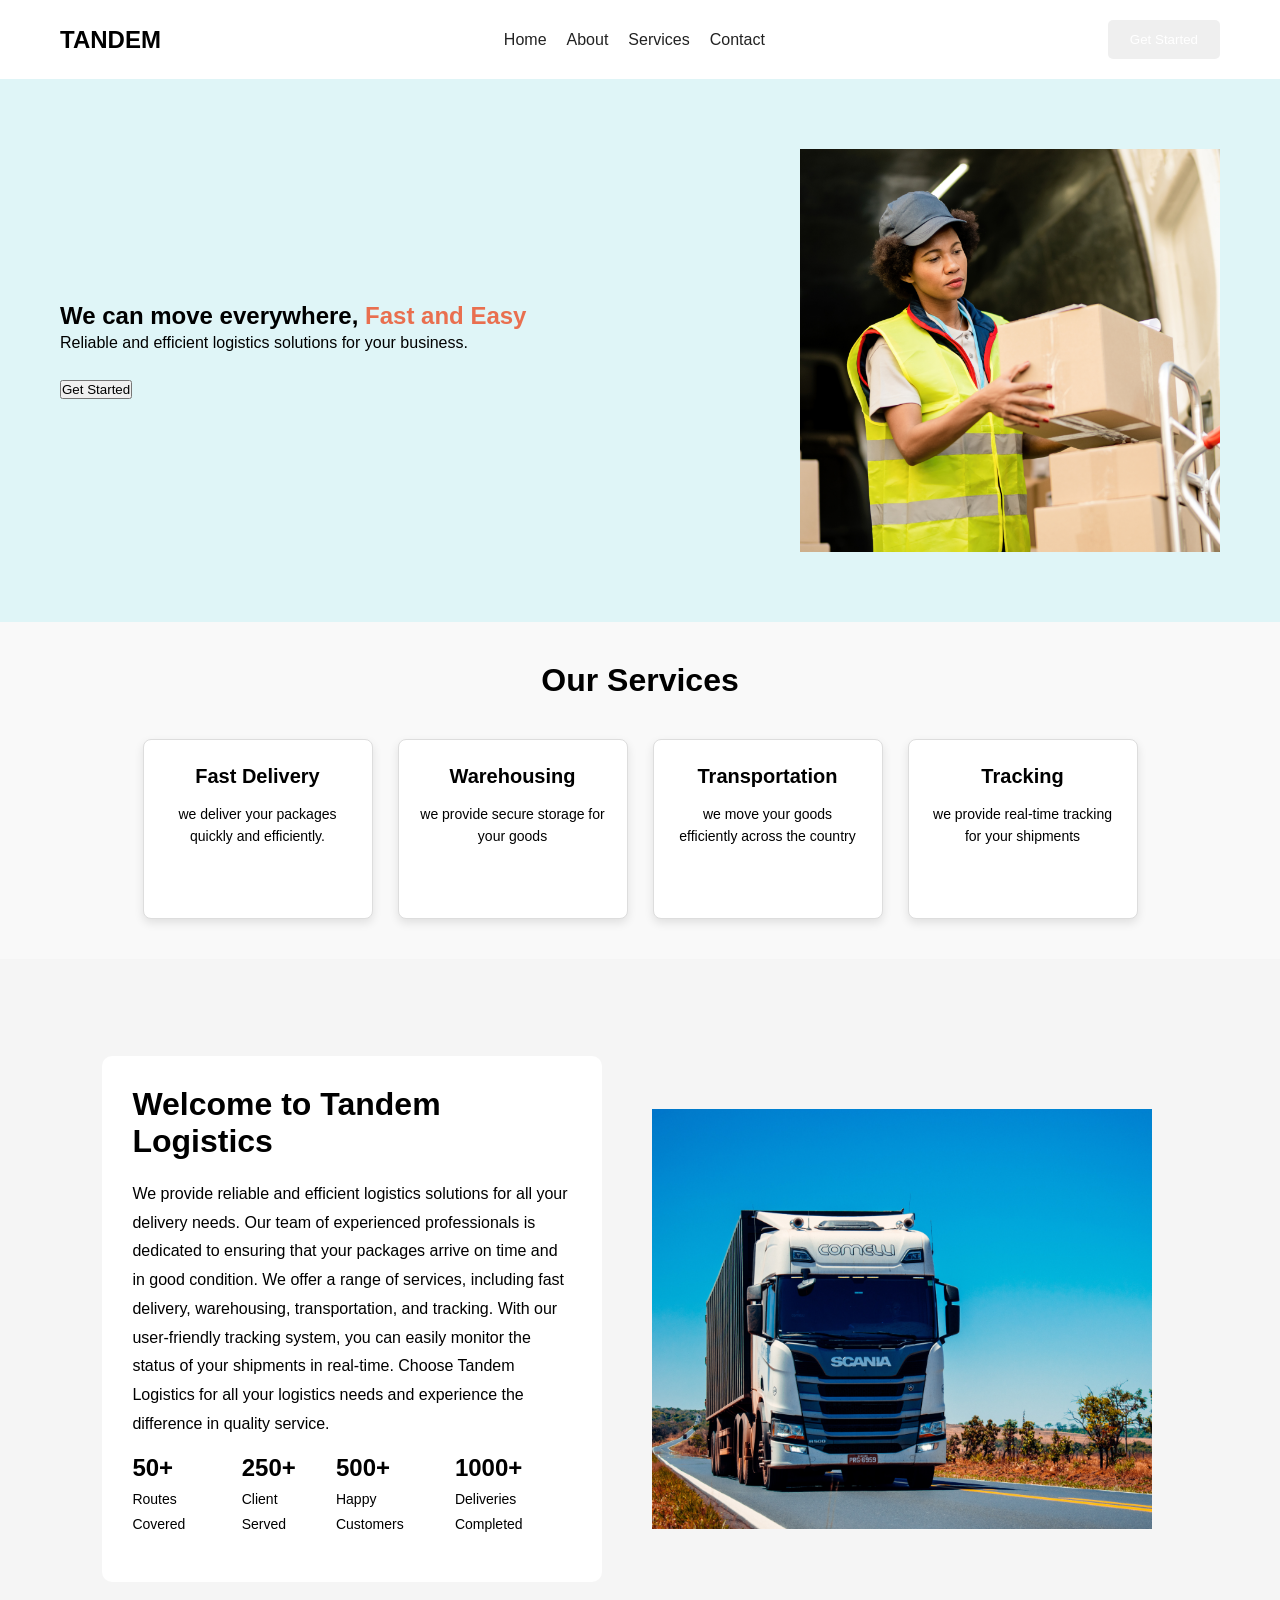
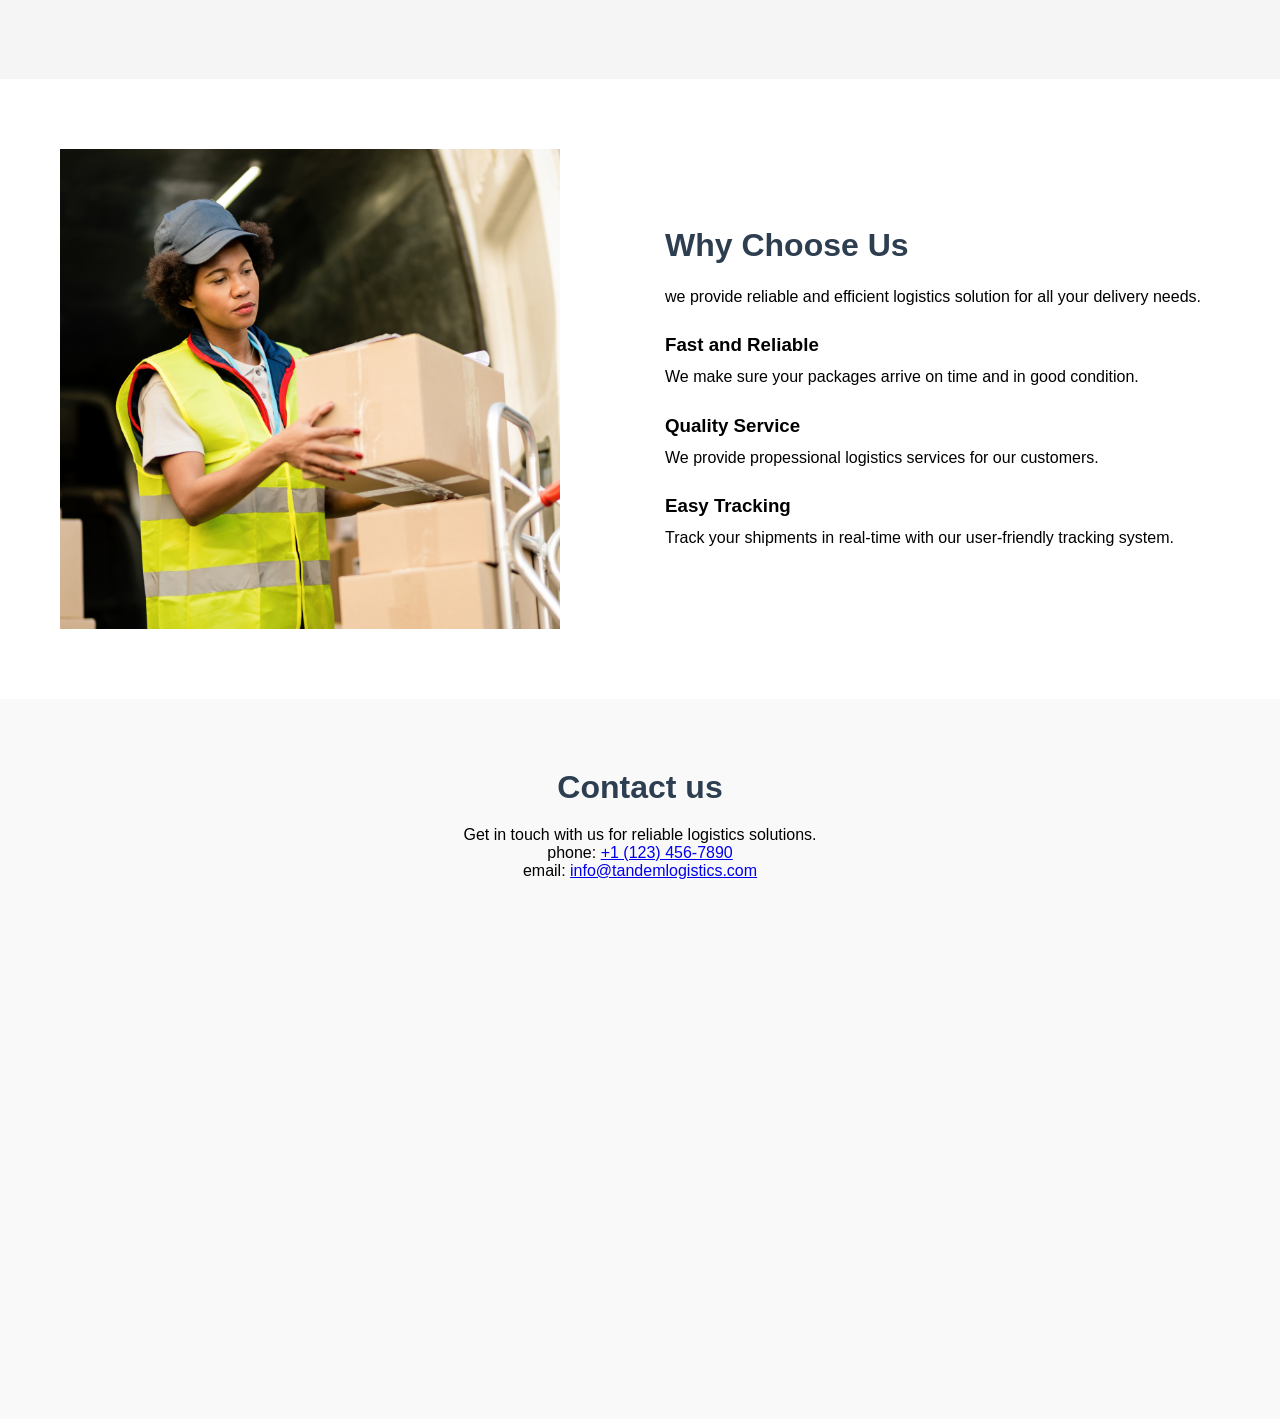
<file: index.html>
<!DOCTYPE html>
<html lang="en">
<head>
    <meta charset="UTF-8">
    <meta name="viewport" content="width=device-width, initial-scale=1.0">
    <title>Tandem Logistics</title>
    <link rel="stylesheet" href="style.css">
</head>

<body>
 
    <header>
        <nav class="navbar">
            <div class="logo">
                TANDEM            
            </div>
            <div class="nav-links">
                <a href="index.html">Home</a>
                <a href="about.html">About</a>
                <a href="service.html">Services</a>
                <a href="contact.html">Contact</a>
            </div>
            <button class="nav-button" onclick="document.getElementById('service').scrollIntoView({behavior:'smooth'})">
                Get Started
            </button>
        </nav>
    </header>
    <section id="home"class="hero">
        <div class="hero-text">
            <h1>We can move everywhere,
                 <span>Fast and Easy</span>
                </h1>
            <p> Reliable and efficient logistics solutions for your business.</p>

            <button>Get Started</button>
        </div>
        <div class="hero-image">
            <img src="image/image/african-american-female-courier-unloading-packages-from-delivery-truck 1.png" alt="Tandem Logistics">
        </div>
    </section>
    <section id="service" class="services">
        <h2>Our Services</h2>

        <div class="service-container">

        <div class="service-card">
            <div class="service-icon"></div>
            <h3>Fast Delivery</h3>
            <p>we deliver your packages quickly and efficiently.</p>
        </div>

        <div class="service-card">
            <h3>Warehousing</h3>
            <p>we provide secure storage for your goods</p>
        </div>

        <div class="service-card">
            <h3> Transportation</h3>
            <p>we move your goods efficiently across the country</p>
        </div>

        <div class="service-card">
            <h3>Tracking</h3>
            <p>we provide real-time tracking for your shipments</p>
            </div>
    </section>
    <section id="about" class="about">
        <div class="about-text">
            <h2>Welcome to Tandem Logistics</h2>
            <p>
                We provide reliable and efficient logistics solutions for all your delivery needs. Our team of experienced professionals is dedicated to ensuring that your packages arrive on time and in good condition. We offer a range of services, including fast delivery, warehousing, transportation, and tracking. With our user-friendly tracking system, you can easily monitor the status of your shipments in real-time. Choose Tandem Logistics for all your logistics needs and experience the difference in quality service.
            </p>

            <div class="about-starts">
                <div>
                    <h3>50+</h3>
                    <p> Routes Covered</p>
                </div>

                <div>
                    <h3>250+</h3>
                    <p>Client Served</p>
                </div>
                
                <div>
                    <h3>500+</h3>
                    <p>Happy Customers</p>
                </div>
                <div>
                    <h3>1000+</h3>
                    <p>Deliveries Completed</p>
                </div>
            </div>
        </div>
        <div class="about-image">
            <img src="image/gabriel-santos-GBVDilE8yvI-unsplash 1.png" alt="about us">
        </div>
    </section>
    <section class="why-us">
        <div class="why-image">
            <img src="image/image/african-american-female-courier-unloading-packages-from-delivery-truck 1.png" alt="courier delivering packages">
        </div>
        <div class="why-text">
            <h2>Why Choose Us </h2>

            <p>
                we provide reliable and efficient logistics solution for all your delivery needs.
            </p>
        
            <h3>Fast and Reliable</h3>
            <p>We make sure your packages arrive on time and in good condition.</p>
            
            <h3>Quality Service</h3>
            <p>We provide propessional logistics services for our customers.</p>

            <h3>Easy Tracking</h3>
            <p>Track your shipments in real-time with our user-friendly tracking system.</p>
        </div>
    </section>

    <section id="contact" class="contact">
        <h2>Contact us</h2>
        <p>Get in touch with us for reliable logistics solutions.</p>

        <p>phone: <a href="tel:+11234567890">+1 (123) 456-7890</a></p>
        <p>email: <a href="mailto:info@tandemlogistics.com">info@tandemlogistics.com</a></p>
    </section>
    <script src="script.js"></script>
</body>
</html>
</file>
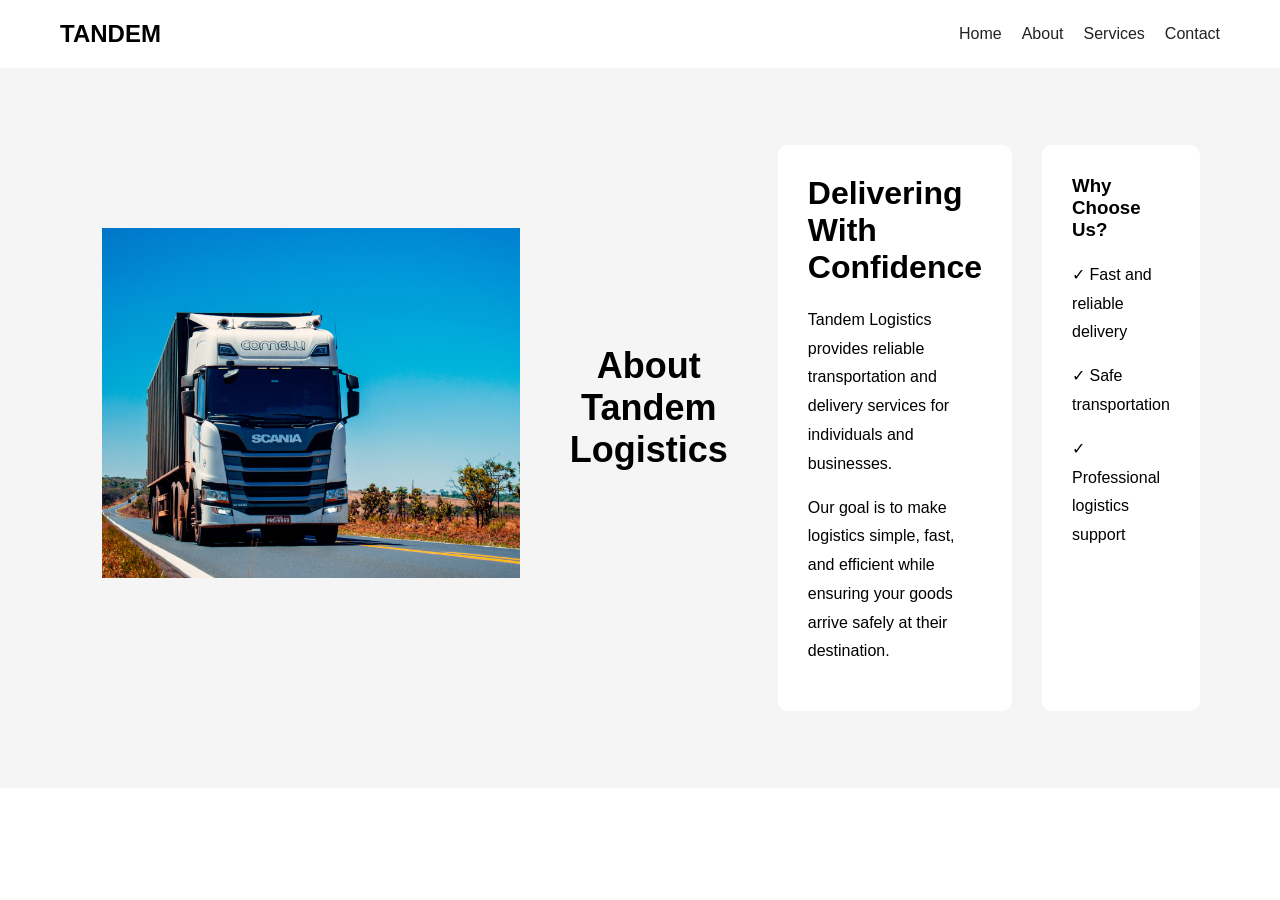
<file: about.html>
<!DOCTYPE html>
<html lang="en">

<head>
    <meta charset="UTF-8">
    <meta name="viewport" content="width=device-width, initial-scale=1.0">

    <title>About - Tandem Logistics</title>

    <link rel="stylesheet" href="style.css">
</head>

<body>

    <!-- Navigation Bar -->
    <header>
        <nav class="navbar">

            <div class="logo">TANDEM</div>

            <div class="nav-links">
                <a href="index.html">Home</a>
                <a href="about.html">About</a>
                <a href="service.html">Services</a>
                <a href="contact.html">Contact</a>
            </div>

        </nav>
    </header>


    <!-- About Section -->
    <section class="about">

        <!-- About Image -->
        <img src="image/gabriel-santos-GBVDilE8yvI-unsplash 1.png" alt="Tandem Logistics">

        <h1>About Tandem Logistics</h1>

        <div class="about-content">

            <!-- About Text -->
            <div class="about-text">

                <h2>Delivering With Confidence</h2>

                <p>
                    Tandem Logistics provides reliable transportation and
                    delivery services for individuals and businesses.
                </p>

                <p>
                    Our goal is to make logistics simple, fast, and efficient
                    while ensuring your goods arrive safely at their destination.
                </p>

            </div>


            <!-- Why Choose Us -->
            <div class="about-info">

                <h3>Why Choose Us?</h3>

                <p>✓ Fast and reliable delivery</p>

                <p>✓ Safe transportation</p>

                <p>✓ Professional logistics support</p>

            </div>

        </div>

    </section>


</body>

</html>
</file>
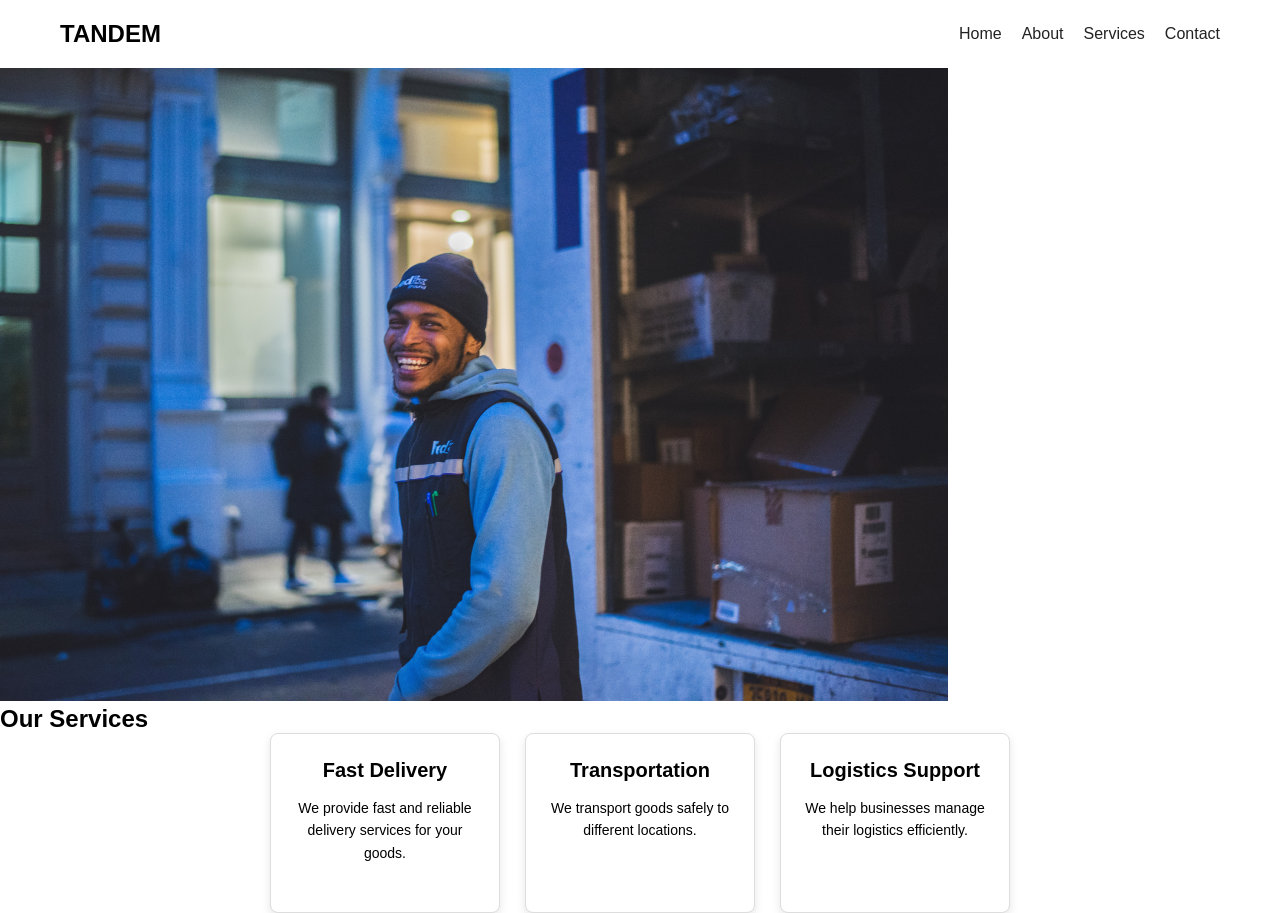
<file: service.html>
<!DOCTYPE html>
<html lang="en">
<head>
    <meta charset="UTF-8">
    <meta name="viewport" content="width=device-width, initial-scale=1.0">
    <title>Services - Tandem Logistics</title>
    <link rel="stylesheet" href="style.css">
</head>

<body>

    <header>
        <nav class="navbar">
            <div class="logo">TANDEM</div>

            <div class="nav-links">
                <a href="index.html">Home</a>
                <a href="about.html">About</a>
                <a href="service.html">Services</a>
                <a href="contact.html">Contact</a>
            </div>
        </nav>
    </header>
<section class="service">
    <img src="image/image/victoria-kubiaki-t0Aio60jD4Q-unsplash 1.png" alt="Logistics truck">
</section>
    <section class="service">
        <h2>Our Services</h2>

        <div class="service-container">

            <div class="service-card">
                <h3>Fast Delivery</h3>
                <p>We provide fast and reliable delivery services for your goods.</p>
            </div>

            <div class="service-card">
                <h3>Transportation</h3>
                <p>We transport goods safely to different locations.</p>
            </div>

            <div class="service-card">
                <h3>Logistics Support</h3>
                <p>We help businesses manage their logistics efficiently.</p>
            </div>

        </div>
    </section>

</body>
</html>
</file>
<file: style.css>
* {
    margin: 0;
    padding: 0;
    box-sizing: border-box;
}
body {
    font-family: Arial, sans-serif;
}
.navbar {
    display:flex;
    align-items:center;
    justify-content:space-between;
    padding: 20px 60px;
}
.logo {
    font-size: 24px;
    font-weight: bold;
}
.nav-links {
    display: flex;
    flex-direction: row;
    gap: 20px;
}
.nav-links a{
    text-decoration: none;
    color : #222;
}
.nav-button{
    padding:12px 22px;
    border: none;
    background: color #e96f4f;
    color:white;
    border-radius:5px;
    cursor:pointer;
}
.hero {
    display:flex;
    align-items:center;
    justify-content:space-between;
    padding: 70px 60px;
    background-color: #dff5f7;
}
.hero-text{
    max-width:520px;
}
.hero-text h1 span {
    color: #e96f4f;
}
.hero-text p{
    font-size: 16px;
    line-height:1.6;
    margin-bottom: 25px;
}
.hero-text .hero-button{
    padding:12px 25px;
    border: none;
    background: color #e96f4f;
    color:white;
    border-radius:4px;
    cursor:pointer;
}
.hero-image img {
    width: 420px;
    max-width: 100%;
    display:block;
}
.services {
    padding:40px 60px;
    text-align:center;
    background-color: #f9f9f9;
}
.services h2{
    font-size: 32px;
    margin-bottom: 40px;
}
.service-container{
    display:flex;
    flex-direction: row;
    justify-content:center;
    align-items:stretch;
    gap: 25px;
} 
.service-card{
    flex:1;
    max-width: 230px;
    min-height: 180px;
    padding:25px 20px;
    background-color: #ffffff;
    border:1px solid #dddddd;
    border-radius:8px;
    text-align: center;
    box-shadow: 0 4px 10px rgba(0, 0, 0, 0.1);

 .service-card:hover {
        transform: translateY(-5px);
        transition:0.3s;
    }
}
.service-card h3 {
    font-size: 20px;
    margin-bottom: 15px;
}
.service-card p {
    font-size: 14px;
    line-height:1.6;
}
.why-us {
    display :flex;
    align-items: center;
    gap: 50px;
    padding: 70px 60px;
}
.why-image {
    flex: 1;
}
.why-image img {
    width: 100%;
    max-width: 500px;
    display: block;
}
.why-text {
    flex: 1;
}
.why-text h2 {
    font-size: 32px;
    color:#2c3e50;
    margin-bottom: 20px;
}
.why-text h3 {
    margin-top: 25px;
    margin-bottom: 8px;
}
.why-text p {
    line-height: 1.6;
}
.contact {
    padding:70px 60px;
    text-align: center;
    background-color: #f9f9f9;
}
.contact h2 {
    font-size: 32px;
    margin-bottom: 20px;
    color:#2c3e50;
    .contact a {
        color: #e96f4f;
        text-decoration: none;
    }
    .contact a:hover {
        text-decoration: underline;
    } 
}
.about {
    display:flex;
    align-items:center;
    gap: 50px;
    padding: 70px 60px;
    
}
.about-text {
    flex: 1;
}
.about-text h2 {
    font-size: 32px;
    margin-bottom: 20px;
}
.about-text > p {
    line-height: 1.6;
    margin-bottom: 30px;
}
.about-image {
    flex: 1;
}
.about-image img{
    width: 100%;
    max-width: 500px;
    display: block;
}
.about-starts {
    display: flex;
    gap: 20px;
    justify-content:space-between;
}
.about-starts h3 {
    font-size:24px;
    margin-bottom: 5px;
}
.about-starts p {
    font-size: 14px;
}
@media (max-width: 768px) {
    .navbar {
        padding: 20px;
        flex-direction: column;
        gap: 15px;
    }

    .nav-links {
        gap: 20px;
    }
    .nav-links a {
        font-size: 16px;
    }

    .hero,
    .about,
    .why-us {
        flex-direction: column;
        padding: 50px 20px;
    }

    .hero-text h1 {
        font-size: 40px;
    }

    .hero-image img,
    .about-image img {
        max-width: 100%;
    }

    .about-stats {
        flex-wrap: wrap;
    }

    .service-container {
        flex-wrap: wrap;
    }

    .service-card {
        max-width: 100%;
    }

    .contact {
        padding: 50px 20px;
    }
}
/* ABOUT PAGE */

.about {
    padding: 60px 8%;
    min-height: 80vh;
    background-color: #f5f5f5;
}

.about > img {
    width: 100%;
    max-height: 350px;
    object-fit: cover;
    display: block;
    margin-bottom: 50px;
}

.about h1 {
    text-align: center;
    font-size: 36px;
    margin-bottom: 40px;
}

.about-content {
    display: flex;
    gap: 30px;
    justify-content: center;
    width: 100%;
}

.about-text,
.about-info {
    background-color: white;
    padding: 30px;
    flex: 1;
    max-width: 500px;
    border-radius: 10px;
    box-sizing: border-box;
}

.about-text h2,
.about-info h3 {
    margin-bottom: 20px;
}

.about-text p,
.about-info p {
    line-height: 1.8;
    margin-bottom: 15px;
}
/* CONTACT FORM */

.contact {
    padding: 70px 20px;
    text-align: center;
    background-color: #f9f9f9;
    min-height: 80vh;
}

.contact h1 {
    font-size: 36px;
    margin-bottom: 10px;
}

.contact-intro {
    margin-bottom: 30px;
    color: #666;
}

.contact-form {
    max-width: 500px;
    margin: auto;
    display: flex;
    flex-direction: column;
    gap: 15px;
}

.contact-form input,
.contact-form textarea {
    padding: 15px;
    border: 1px solid #ccc;
    border-radius: 5px;
    font-size: 16px;
}

.contact-form button {
    padding: 15px;
    border: none;
    background-color: #e96f4f;
    color: white;
    font-size: 16px;
    border-radius: 5px;
    cursor: pointer;
}

.contact-form button:hover {
    background-color: #d95d3d;
}
</file>
